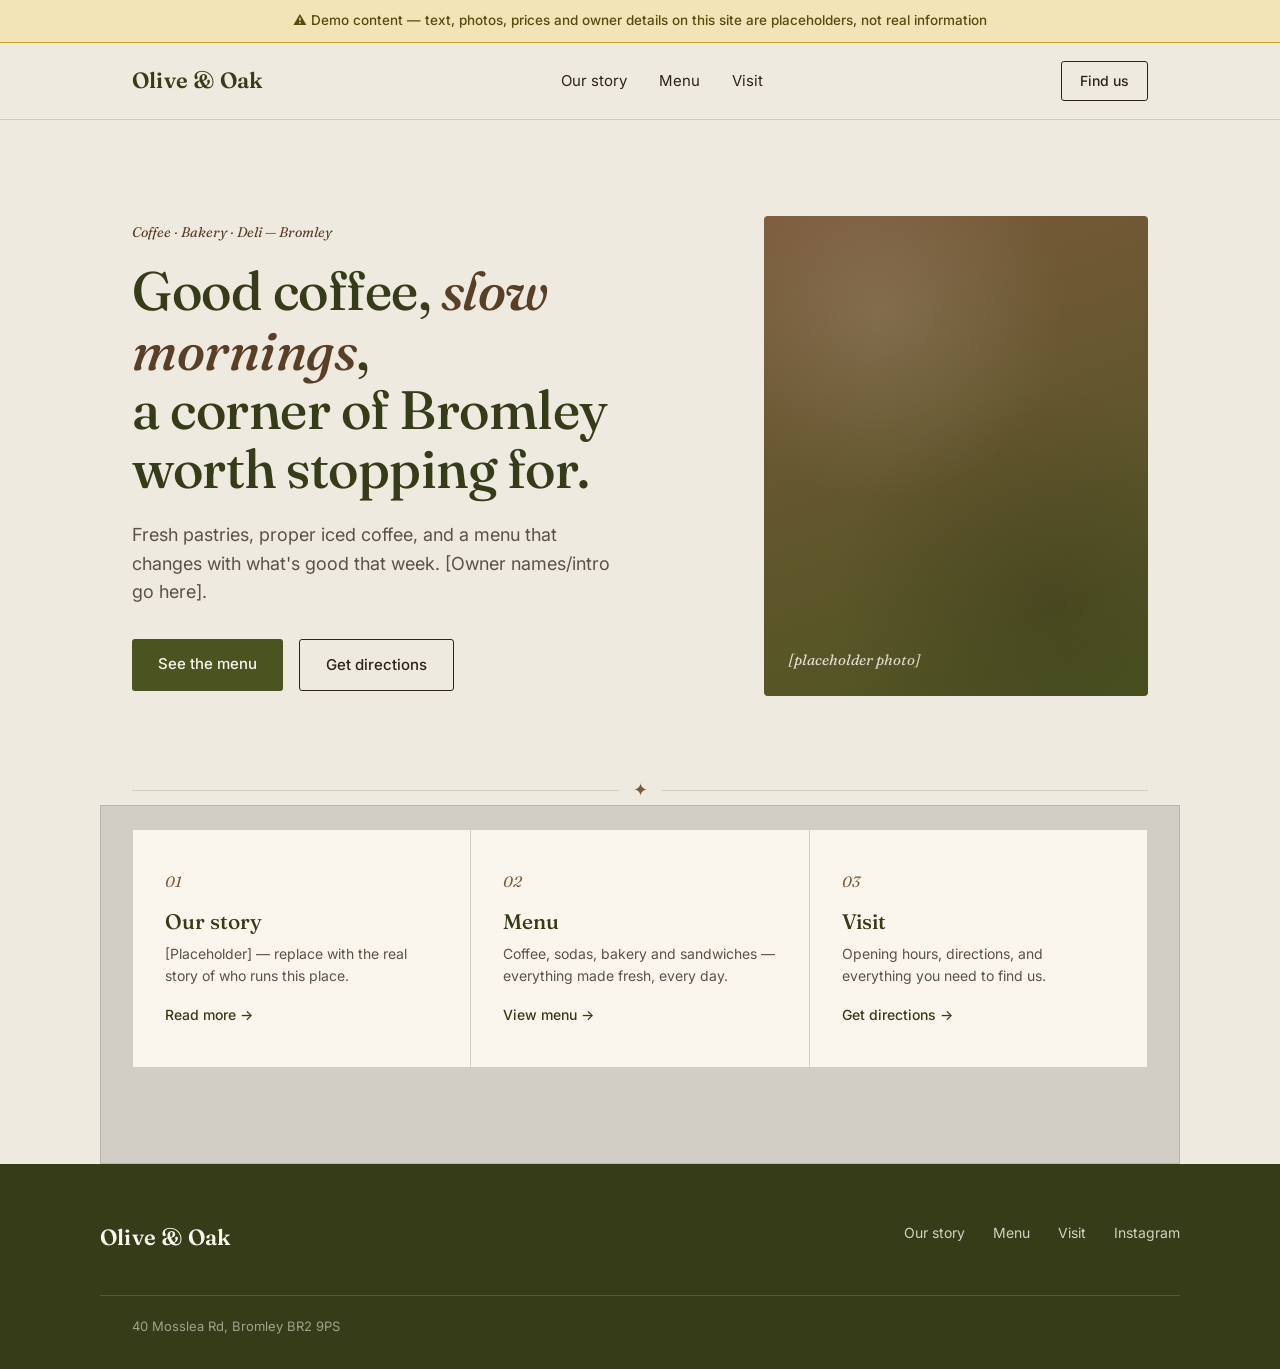
<file: index.html>
<!DOCTYPE html>
<html lang="en">
<head>
<meta charset="UTF-8">
<meta name="viewport" content="width=device-width, initial-scale=1.0">
<title>Olive & Oak — Coffee, Bakery & Deli in Bromley</title>
<link rel="preconnect" href="https://fonts.googleapis.com">
<link rel="preconnect" href="https://fonts.gstatic.com" crossorigin>
<link href="https://fonts.googleapis.com/css2?family=Fraunces:ital,opsz,wght@0,9..144,400;0,9..144,500;0,9..144,600;1,9..144,500&family=Inter:wght@400;500;600&display=swap" rel="stylesheet">
<link rel="stylesheet" href="styles.css">
</head>
<body>

<div class="placeholder-banner">⚠ Demo content — text, photos, prices and owner details on this site are placeholders, not real information</div>

<header>
  <nav>
    <a href="index.html" class="brand">Olive &amp; Oak</a>
    <ul class="navlinks" id="navlinks">
      <li><a href="story.html">Our story</a></li>
      <li><a href="menu.html">Menu</a></li>
      <li><a href="visit.html">Visit</a></li>
    </ul>
    <button class="nav-toggle" id="navToggle" aria-label="Toggle menu" aria-expanded="false">Menu ▾</button>
    <a href="visit.html" class="btn btn-ghost" style="padding:8px 18px; font-size:14px;">Find us</a>
  </nav>
</header>

<section class="hero">
  <div>
    <div class="hero-eyebrow">Coffee · Bakery · Deli — Bromley</div>
    <h1>Good coffee, <em>slow mornings</em>,<br>a corner of Bromley worth stopping for.</h1>
    <p class="lead">Fresh pastries, proper iced coffee, and a menu that changes with what's good that week. [Owner names/intro go here].</p>
    <div class="hero-actions">
      <a href="menu.html" class="btn btn-primary">See the menu</a>
      <a href="visit.html" class="btn btn-ghost">Get directions</a>
    </div>
  </div>
  <div class="hero-art">
    <span class="leaf-mark">[placeholder photo]</span>
  </div>
</section>

<div class="divider">
  <div class="line"></div>
  <span class="mark">✦</span>
  <div class="line"></div>
</div>

<div class="teaser-grid">
  <a class="teaser-card" href="story.html">
    <span class="mark">01</span>
    <h3>Our story</h3>
    <p>[Placeholder] — replace with the real story of who runs this place.</p>
    <span class="go">Read more →</span>
  </a>
  <a class="teaser-card" href="menu.html">
    <span class="mark">02</span>
    <h3>Menu</h3>
    <p>Coffee, sodas, bakery and sandwiches — everything made fresh, every day.</p>
    <span class="go">View menu →</span>
  </a>
  <a class="teaser-card" href="visit.html">
    <span class="mark">03</span>
    <h3>Visit</h3>
    <p>Opening hours, directions, and everything you need to find us.</p>
    <span class="go">Get directions →</span>
  </a>
</div>

<footer>
  <div class="footer-inner">
    <a href="index.html" class="brand">Olive &amp; Oak</a>
    <ul class="foot-links">
      <li><a href="story.html">Our story</a></li>
      <li><a href="menu.html">Menu</a></li>
      <li><a href="visit.html">Visit</a></li>
      <li><a href="#">Instagram</a></li>
    </ul>
  </div>
  <div class="foot-bottom wrap">40 Mosslea Rd, Bromley BR2 9PS</div>
</footer>

<script src="nav.js"></script>
</body>
</html>
</file>
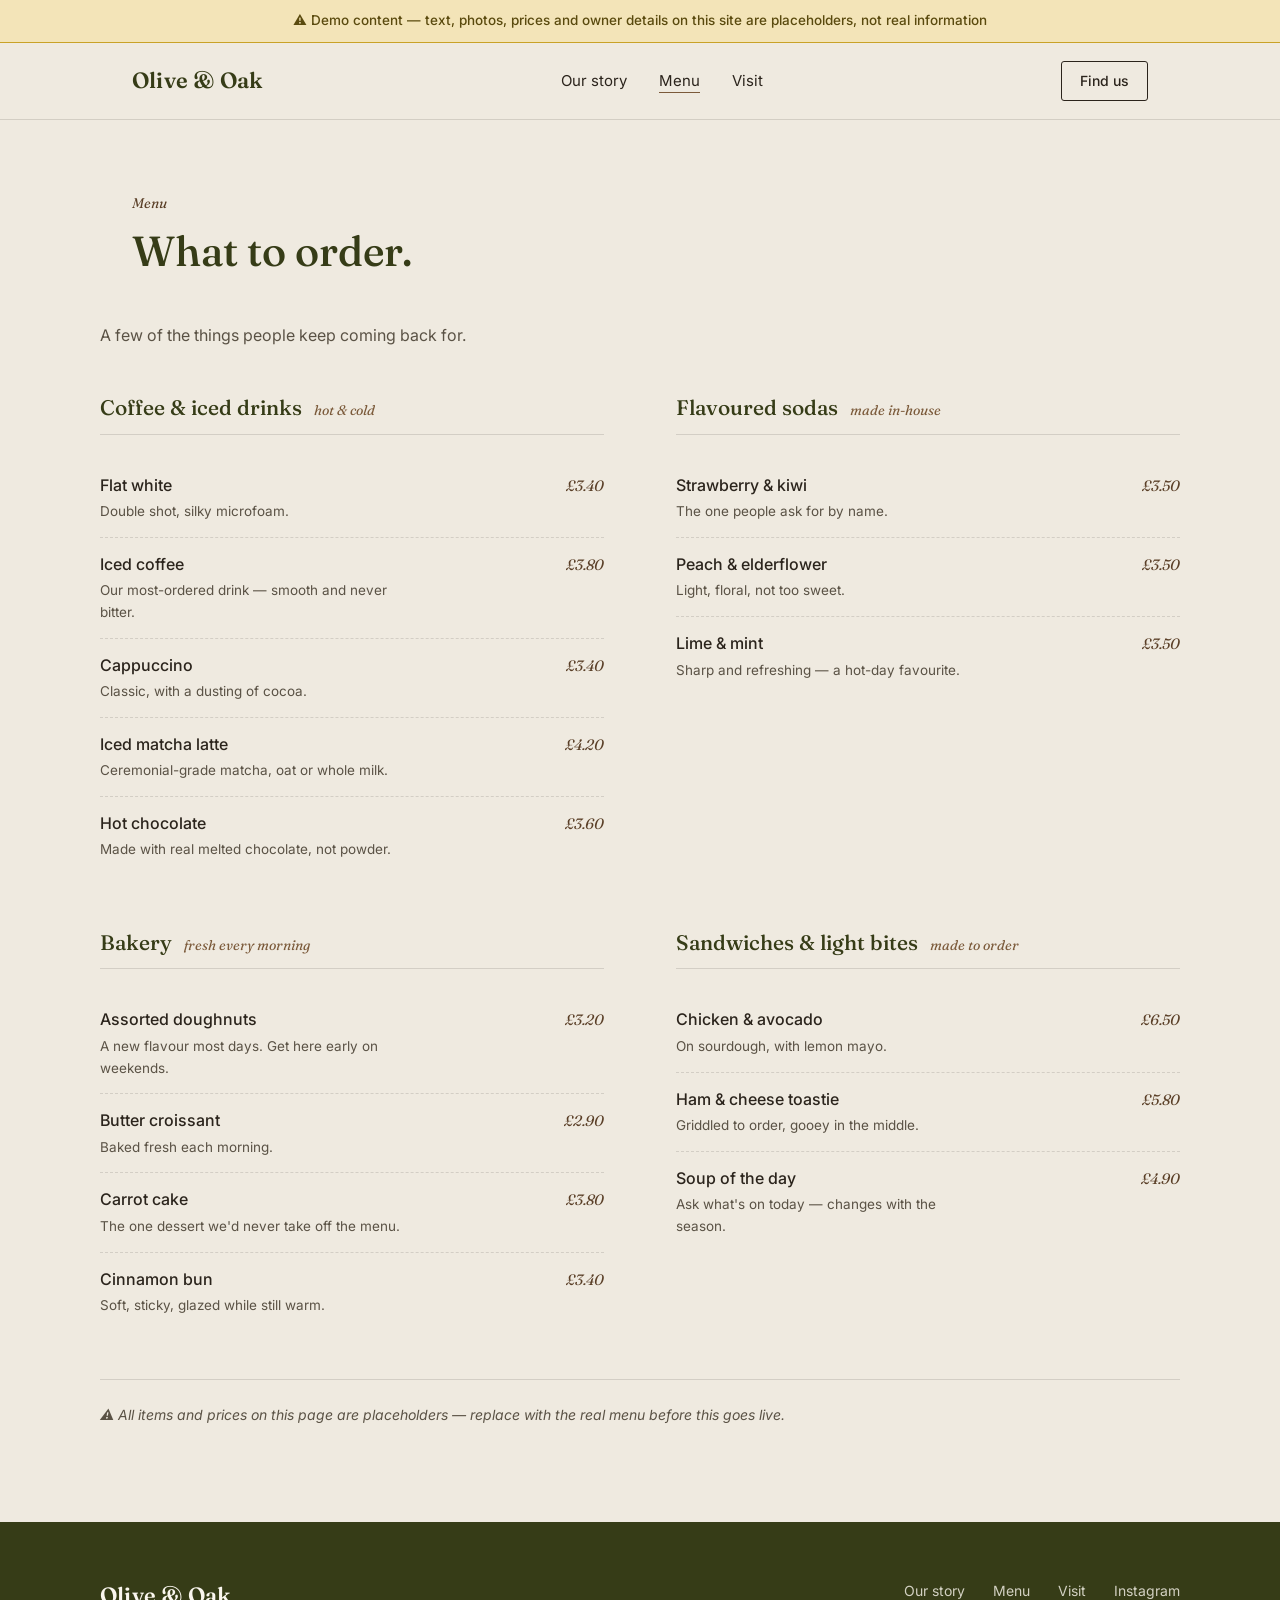
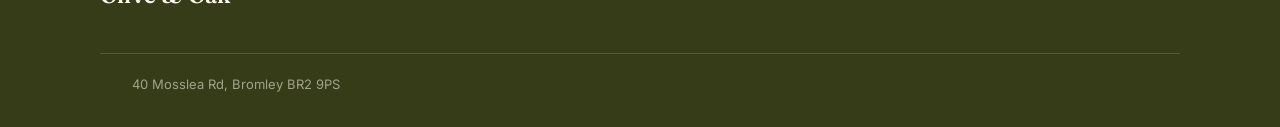
<file: menu.html>
<!DOCTYPE html>
<html lang="en">
<head>
<meta charset="UTF-8">
<meta name="viewport" content="width=device-width, initial-scale=1.0">
<title>Menu — Olive & Oak</title>
<link rel="preconnect" href="https://fonts.googleapis.com">
<link rel="preconnect" href="https://fonts.gstatic.com" crossorigin>
<link href="https://fonts.googleapis.com/css2?family=Fraunces:ital,opsz,wght@0,9..144,400;0,9..144,500;0,9..144,600;1,9..144,500&family=Inter:wght@400;500;600&display=swap" rel="stylesheet">
<link rel="stylesheet" href="styles.css">
</head>
<body>

<div class="placeholder-banner">⚠ Demo content — text, photos, prices and owner details on this site are placeholders, not real information</div>

<header>
  <nav>
    <a href="index.html" class="brand">Olive &amp; Oak</a>
    <ul class="navlinks" id="navlinks">
      <li><a href="story.html">Our story</a></li>
      <li><a href="menu.html" class="active">Menu</a></li>
      <li><a href="visit.html">Visit</a></li>
    </ul>
    <button class="nav-toggle" id="navToggle" aria-label="Toggle menu" aria-expanded="false">Menu ▾</button>
    <a href="visit.html" class="btn btn-ghost" style="padding:8px 18px; font-size:14px;">Find us</a>
  </nav>
</header>

<div class="page-header">
  <div class="hero-eyebrow">Menu</div>
  <h1>What to order.</h1>
</div>

<section class="menu-section">
  <div class="menu-inner">
    <div class="menu-head">
      <p>A few of the things people keep coming back for.</p>
    </div>
    <div class="menu-grid">
      <div>
        <div class="menu-cat-head">
          <h3>Coffee &amp; iced drinks</h3>
          <span>hot &amp; cold</span>
        </div>
        <div class="menu-line">
          <div>
            <div class="menu-line-name">Flat white</div>
            <div class="menu-line-desc">Double shot, silky microfoam.</div>
          </div>
          <div class="menu-line-price">£3.40</div>
        </div>
        <div class="menu-line">
          <div>
            <div class="menu-line-name">Iced coffee</div>
            <div class="menu-line-desc">Our most-ordered drink — smooth and never bitter.</div>
          </div>
          <div class="menu-line-price">£3.80</div>
        </div>
        <div class="menu-line">
          <div>
            <div class="menu-line-name">Cappuccino</div>
            <div class="menu-line-desc">Classic, with a dusting of cocoa.</div>
          </div>
          <div class="menu-line-price">£3.40</div>
        </div>
        <div class="menu-line">
          <div>
            <div class="menu-line-name">Iced matcha latte</div>
            <div class="menu-line-desc">Ceremonial-grade matcha, oat or whole milk.</div>
          </div>
          <div class="menu-line-price">£4.20</div>
        </div>
        <div class="menu-line">
          <div>
            <div class="menu-line-name">Hot chocolate</div>
            <div class="menu-line-desc">Made with real melted chocolate, not powder.</div>
          </div>
          <div class="menu-line-price">£3.60</div>
        </div>
      </div>

      <div>
        <div class="menu-cat-head">
          <h3>Flavoured sodas</h3>
          <span>made in-house</span>
        </div>
        <div class="menu-line">
          <div>
            <div class="menu-line-name">Strawberry &amp; kiwi</div>
            <div class="menu-line-desc">The one people ask for by name.</div>
          </div>
          <div class="menu-line-price">£3.50</div>
        </div>
        <div class="menu-line">
          <div>
            <div class="menu-line-name">Peach &amp; elderflower</div>
            <div class="menu-line-desc">Light, floral, not too sweet.</div>
          </div>
          <div class="menu-line-price">£3.50</div>
        </div>
        <div class="menu-line">
          <div>
            <div class="menu-line-name">Lime &amp; mint</div>
            <div class="menu-line-desc">Sharp and refreshing — a hot-day favourite.</div>
          </div>
          <div class="menu-line-price">£3.50</div>
        </div>
      </div>

      <div>
        <div class="menu-cat-head">
          <h3>Bakery</h3>
          <span>fresh every morning</span>
        </div>
        <div class="menu-line">
          <div>
            <div class="menu-line-name">Assorted doughnuts</div>
            <div class="menu-line-desc">A new flavour most days. Get here early on weekends.</div>
          </div>
          <div class="menu-line-price">£3.20</div>
        </div>
        <div class="menu-line">
          <div>
            <div class="menu-line-name">Butter croissant</div>
            <div class="menu-line-desc">Baked fresh each morning.</div>
          </div>
          <div class="menu-line-price">£2.90</div>
        </div>
        <div class="menu-line">
          <div>
            <div class="menu-line-name">Carrot cake</div>
            <div class="menu-line-desc">The one dessert we'd never take off the menu.</div>
          </div>
          <div class="menu-line-price">£3.80</div>
        </div>
        <div class="menu-line">
          <div>
            <div class="menu-line-name">Cinnamon bun</div>
            <div class="menu-line-desc">Soft, sticky, glazed while still warm.</div>
          </div>
          <div class="menu-line-price">£3.40</div>
        </div>
      </div>

      <div>
        <div class="menu-cat-head">
          <h3>Sandwiches &amp; light bites</h3>
          <span>made to order</span>
        </div>
        <div class="menu-line">
          <div>
            <div class="menu-line-name">Chicken &amp; avocado</div>
            <div class="menu-line-desc">On sourdough, with lemon mayo.</div>
          </div>
          <div class="menu-line-price">£6.50</div>
        </div>
        <div class="menu-line">
          <div>
            <div class="menu-line-name">Ham &amp; cheese toastie</div>
            <div class="menu-line-desc">Griddled to order, gooey in the middle.</div>
          </div>
          <div class="menu-line-price">£5.80</div>
        </div>
        <div class="menu-line">
          <div>
            <div class="menu-line-name">Soup of the day</div>
            <div class="menu-line-desc">Ask what's on today — changes with the season.</div>
          </div>
          <div class="menu-line-price">£4.90</div>
        </div>
      </div>
    </div>
    <p class="menu-note">⚠ All items and prices on this page are placeholders — replace with the real menu before this goes live.</p>
  </div>
</section>

<footer>
  <div class="footer-inner">
    <a href="index.html" class="brand">Olive &amp; Oak</a>
    <ul class="foot-links">
      <li><a href="story.html">Our story</a></li>
      <li><a href="menu.html">Menu</a></li>
      <li><a href="visit.html">Visit</a></li>
      <li><a href="#">Instagram</a></li>
    </ul>
  </div>
  <div class="foot-bottom wrap">40 Mosslea Rd, Bromley BR2 9PS</div>
</footer>

<script src="nav.js"></script>
</body>
</html>
</file>
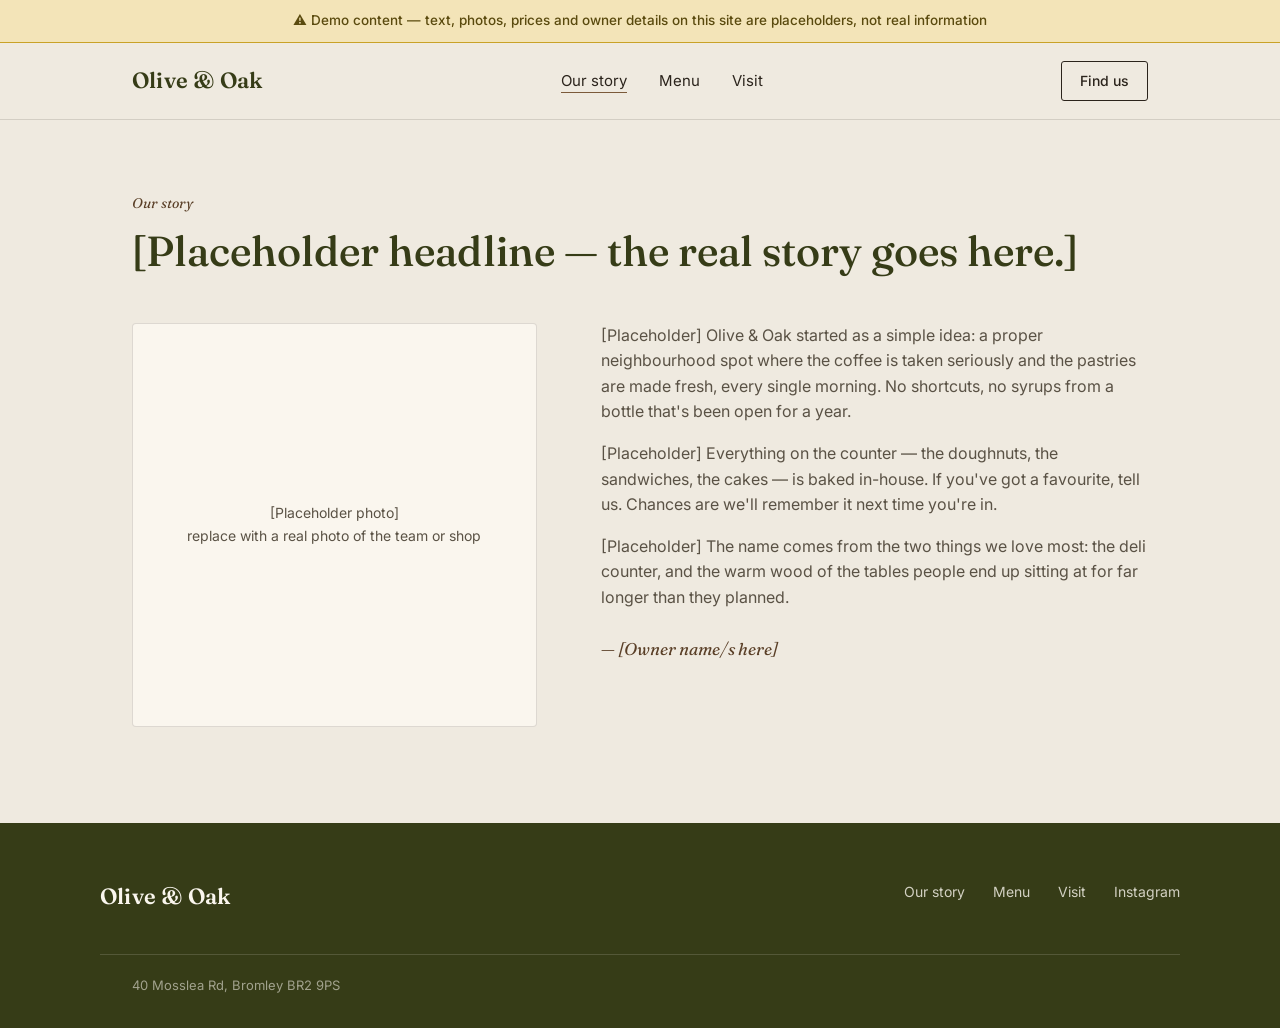
<file: story.html>
<!DOCTYPE html>
<html lang="en">
<head>
<meta charset="UTF-8">
<meta name="viewport" content="width=device-width, initial-scale=1.0">
<title>Our story — Olive & Oak</title>
<link rel="preconnect" href="https://fonts.googleapis.com">
<link rel="preconnect" href="https://fonts.gstatic.com" crossorigin>
<link href="https://fonts.googleapis.com/css2?family=Fraunces:ital,opsz,wght@0,9..144,400;0,9..144,500;0,9..144,600;1,9..144,500&family=Inter:wght@400;500;600&display=swap" rel="stylesheet">
<link rel="stylesheet" href="styles.css">
</head>
<body>

<div class="placeholder-banner">⚠ Demo content — text, photos, prices and owner details on this site are placeholders, not real information</div>

<header>
  <nav>
    <a href="index.html" class="brand">Olive &amp; Oak</a>
    <ul class="navlinks" id="navlinks">
      <li><a href="story.html" class="active">Our story</a></li>
      <li><a href="menu.html">Menu</a></li>
      <li><a href="visit.html">Visit</a></li>
    </ul>
    <button class="nav-toggle" id="navToggle" aria-label="Toggle menu" aria-expanded="false">Menu ▾</button>
    <a href="visit.html" class="btn btn-ghost" style="padding:8px 18px; font-size:14px;">Find us</a>
  </nav>
</header>

<div class="page-header">
  <div class="hero-eyebrow">Our story</div>
  <h1>[Placeholder headline — the real story goes here.]</h1>
</div>

<section class="story">
  <div class="story-image">
    [Placeholder photo]<br>replace with a real photo of the team or shop
  </div>
  <div>
    <p>[Placeholder] Olive &amp; Oak started as a simple idea: a proper neighbourhood spot where the coffee is taken seriously and the pastries are made fresh, every single morning. No shortcuts, no syrups from a bottle that's been open for a year.</p>
    <p>[Placeholder] Everything on the counter — the doughnuts, the sandwiches, the cakes — is baked in-house. If you've got a favourite, tell us. Chances are we'll remember it next time you're in.</p>
    <p>[Placeholder] The name comes from the two things we love most: the deli counter, and the warm wood of the tables people end up sitting at for far longer than they planned.</p>
    <p class="sign">— [Owner name/s here]</p>
  </div>
</section>

<footer>
  <div class="footer-inner">
    <a href="index.html" class="brand">Olive &amp; Oak</a>
    <ul class="foot-links">
      <li><a href="story.html">Our story</a></li>
      <li><a href="menu.html">Menu</a></li>
      <li><a href="visit.html">Visit</a></li>
      <li><a href="#">Instagram</a></li>
    </ul>
  </div>
  <div class="foot-bottom wrap">40 Mosslea Rd, Bromley BR2 9PS</div>
</footer>

<script src="nav.js"></script>
</body>
</html>
</file>
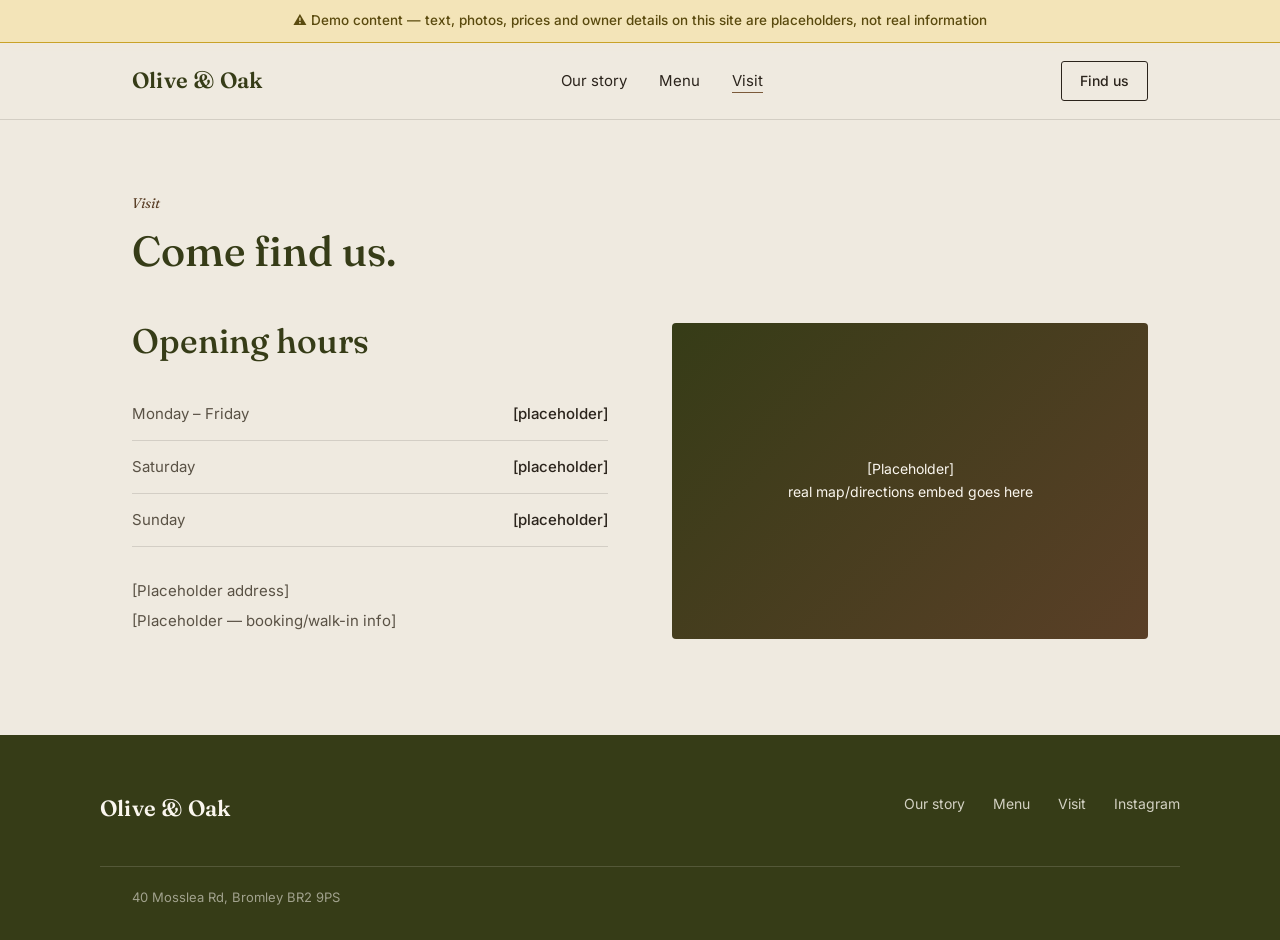
<file: visit.html>
<!DOCTYPE html>
<html lang="en">
<head>
<meta charset="UTF-8">
<meta name="viewport" content="width=device-width, initial-scale=1.0">
<title>Visit — Olive & Oak</title>
<link rel="preconnect" href="https://fonts.googleapis.com">
<link rel="preconnect" href="https://fonts.gstatic.com" crossorigin>
<link href="https://fonts.googleapis.com/css2?family=Fraunces:ital,opsz,wght@0,9..144,400;0,9..144,500;0,9..144,600;1,9..144,500&family=Inter:wght@400;500;600&display=swap" rel="stylesheet">
<link rel="stylesheet" href="styles.css">
</head>
<body>

<div class="placeholder-banner">⚠ Demo content — text, photos, prices and owner details on this site are placeholders, not real information</div>

<header>
  <nav>
    <a href="index.html" class="brand">Olive &amp; Oak</a>
    <ul class="navlinks" id="navlinks">
      <li><a href="story.html">Our story</a></li>
      <li><a href="menu.html">Menu</a></li>
      <li><a href="visit.html" class="active">Visit</a></li>
    </ul>
    <button class="nav-toggle" id="navToggle" aria-label="Toggle menu" aria-expanded="false">Menu ▾</button>
    <a href="visit.html" class="btn btn-ghost" style="padding:8px 18px; font-size:14px;">Find us</a>
  </nav>
</header>

<div class="page-header">
  <div class="hero-eyebrow">Visit</div>
  <h1>Come find us.</h1>
</div>

<section class="visit">
  <div>
    <h2>Opening hours</h2>
    <div class="visit-row"><span>Monday – Friday</span><span>[placeholder]</span></div>
    <div class="visit-row"><span>Saturday</span><span>[placeholder]</span></div>
    <div class="visit-row"><span>Sunday</span><span>[placeholder]</span></div>
    <div class="visit-details">
      <p>[Placeholder address]</p>
      <p>[Placeholder — booking/walk-in info]</p>
    </div>
  </div>
  <div class="map-block">
    [Placeholder]<br>real map/directions embed goes here
  </div>
</section>

<footer>
  <div class="footer-inner">
    <a href="index.html" class="brand">Olive &amp; Oak</a>
    <ul class="foot-links">
      <li><a href="story.html">Our story</a></li>
      <li><a href="menu.html">Menu</a></li>
      <li><a href="visit.html">Visit</a></li>
      <li><a href="#">Instagram</a></li>
    </ul>
  </div>
  <div class="foot-bottom wrap">40 Mosslea Rd, Bromley BR2 9PS</div>
</footer>

<script src="nav.js"></script>
</body>
</html>
</file>
<file: styles.css>
:root {
  --stone: #EFEAE0;
  --cream: #FAF6EE;
  --olive: #4B5320;
  --olive-deep: #363C17;
  --oak: #7B5A3A;
  --oak-deep: #5A3F27;
  --ink: #2B241C;
  --ink-soft: #5A5245;
  --line: rgba(43,36,28,0.14);
}
* { box-sizing: border-box; margin: 0; padding: 0; }
body {
  background: var(--stone);
  color: var(--ink);
  font-family: 'Inter', sans-serif;
  line-height: 1.6;
}
h1, h2, h3, .display {
  font-family: 'Fraunces', serif;
  font-weight: 500;
  line-height: 1.1;
  color: var(--olive-deep);
}
a { color: inherit; }
.wrap { max-width: 1080px; margin: 0 auto; padding: 0 32px; }

.placeholder-banner {
  background: #F3E4B8;
  border-bottom: 1px solid #C9A227;
  color: #5A4A0E;
  text-align: center;
  font-size: 13.5px;
  padding: 10px 16px;
  font-weight: 500;
}

/* NAV */
header {
  position: sticky; top: 0; z-index: 10;
  background: rgba(239,234,224,0.92);
  backdrop-filter: blur(6px);
  border-bottom: 1px solid var(--line);
}
nav {
  display: flex; align-items: center; justify-content: space-between;
  padding: 18px 32px;
  max-width: 1080px; margin: 0 auto;
}
.brand {
  font-family: 'Fraunces', serif;
  font-size: 22px;
  font-weight: 600;
  color: var(--olive-deep);
  letter-spacing: 0.2px;
  text-decoration: none;
}
.navlinks { display: flex; gap: 32px; list-style: none; }
.navlinks a {
  text-decoration: none;
  font-size: 15px;
  color: var(--ink);
  border-bottom: 1px solid transparent;
  padding-bottom: 2px;
  transition: border-color 0.2s;
}
.navlinks a:hover, .navlinks a.active { border-color: var(--oak); }
.nav-toggle {
  display: none;
  background: none;
  border: 1px solid var(--ink);
  border-radius: 3px;
  padding: 8px 12px;
  font-size: 14px;
  font-family: 'Inter', sans-serif;
  color: var(--ink);
  cursor: pointer;
}
.navlinks.open {
  display: flex;
  flex-direction: column;
  gap: 0;
  position: absolute;
  top: 100%; left: 0; right: 0;
  background: var(--stone);
  border-bottom: 1px solid var(--line);
  padding: 8px 32px 16px;
}
.navlinks.open a { padding: 12px 0; border-bottom: 1px solid var(--line); }

/* HERO */
.hero {
  padding: 96px 32px 80px;
  max-width: 1080px; margin: 0 auto;
  display: grid;
  grid-template-columns: 1.2fr 0.8fr;
  gap: 56px;
  align-items: center;
}
.hero-eyebrow {
  font-size: 14px;
  color: var(--oak-deep);
  margin-bottom: 18px;
  font-style: italic;
  font-family: 'Fraunces', serif;
}
.hero h1 { font-size: 54px; letter-spacing: -0.5px; }
.hero h1 em { font-style: italic; color: var(--oak-deep); }
.hero p.lead { margin-top: 22px; font-size: 18px; color: var(--ink-soft); max-width: 44ch; }
.hero-actions { margin-top: 32px; display: flex; gap: 16px; flex-wrap: wrap; }
.btn {
  display: inline-block;
  padding: 13px 26px;
  border-radius: 3px;
  font-size: 15px;
  font-weight: 500;
  text-decoration: none;
  transition: transform 0.15s ease, box-shadow 0.15s ease;
}
.btn-primary { background: var(--olive); color: var(--cream); }
.btn-primary:hover { transform: translateY(-1px); box-shadow: 0 4px 14px rgba(75,83,32,0.3); }
.btn-ghost { border: 1px solid var(--ink); color: var(--ink); }
.btn-ghost:hover { background: var(--ink); color: var(--cream); }

.hero-art {
  aspect-ratio: 4/5;
  background: linear-gradient(160deg, var(--oak) 0%, var(--olive) 100%);
  border-radius: 4px;
  position: relative;
  overflow: hidden;
}
.hero-art::after {
  content: "";
  position: absolute; inset: 0;
  background-image: radial-gradient(circle at 30% 20%, rgba(255,255,255,0.12), transparent 40%),
                     radial-gradient(circle at 75% 80%, rgba(0,0,0,0.15), transparent 45%);
}
.hero-art .leaf-mark {
  position: absolute; bottom: 24px; left: 24px;
  color: rgba(250,246,238,0.85);
  font-family: 'Fraunces', serif;
  font-style: italic;
  font-size: 15px;
}

/* DIVIDER */
.divider { display: flex; align-items: center; gap: 14px; max-width: 1080px; margin: 0 auto; padding: 0 32px; }
.divider .line { flex: 1; height: 1px; background: var(--line); }
.divider .mark { color: var(--oak); font-size: 18px; }

/* PAGE HEADER (for sub-pages) */
.page-header { padding: 72px 32px 24px; max-width: 1080px; margin: 0 auto; }
.page-header .hero-eyebrow { margin-bottom: 14px; }
.page-header h1 { font-size: 42px; }

/* TEASER CARDS (homepage) */
.teaser-grid {
  padding: 24px 32px 96px;
  max-width: 1080px; margin: 0 auto;
  display: grid;
  grid-template-columns: repeat(3, 1fr);
  gap: 1px;
  background: var(--line);
  border: 1px solid var(--line);
}
.teaser-card {
  background: var(--cream);
  padding: 40px 32px;
  text-decoration: none;
  display: block;
  transition: background 0.15s ease;
}
.teaser-card:hover { background: var(--stone); }
.teaser-card .mark { color: var(--oak); font-size: 15px; font-family: 'Fraunces', serif; font-style: italic; margin-bottom: 16px; display: block; }
.teaser-card h3 { font-size: 21px; margin-bottom: 10px; }
.teaser-card p { font-size: 14px; color: var(--ink-soft); margin-bottom: 14px; }
.teaser-card .go { font-size: 14px; color: var(--olive-deep); font-weight: 500; }

/* STORY */
.story {
  padding: 24px 32px 96px;
  max-width: 1080px; margin: 0 auto;
  display: grid;
  grid-template-columns: 0.85fr 1.15fr;
  gap: 64px;
  align-items: start;
}
.story-image {
  aspect-ratio: 1/1;
  background: var(--cream);
  border: 1px solid var(--line);
  border-radius: 4px;
  display: flex; align-items: center; justify-content: center;
  color: var(--ink-soft);
  font-size: 14px;
  text-align: center;
  padding: 24px;
}
.story h2 { font-size: 34px; margin-bottom: 20px; }
.story p { color: var(--ink-soft); margin-bottom: 16px; max-width: 56ch; }
.story .sign { margin-top: 24px; font-family: 'Fraunces', serif; font-style: italic; color: var(--oak-deep); font-size: 17px; }

/* MENU */
.menu-section { padding: 24px 32px 96px; }
.menu-inner { max-width: 1080px; margin: 0 auto; }
.menu-head { display: flex; justify-content: space-between; align-items: end; margin-bottom: 48px; gap: 24px; flex-wrap: wrap; }
.menu-head h2 { font-size: 34px; }
.menu-head p { color: var(--ink-soft); max-width: 40ch; }
.menu-grid { display: grid; grid-template-columns: repeat(2, 1fr); gap: 56px 72px; }
.menu-cat-head { display: flex; align-items: baseline; gap: 12px; margin-bottom: 24px; padding-bottom: 12px; border-bottom: 1px solid var(--line); }
.menu-cat-head h3 { font-size: 21px; color: var(--olive-deep); }
.menu-cat-head span { font-family: 'Fraunces', serif; font-style: italic; color: var(--oak); font-size: 14px; }
.menu-line { display: flex; justify-content: space-between; align-items: baseline; gap: 16px; padding: 14px 0; border-bottom: 1px dashed var(--line); }
.menu-line:last-child { border-bottom: none; }
.menu-line-name { font-weight: 500; font-size: 16px; }
.menu-line-desc { font-size: 13.5px; color: var(--ink-soft); margin-top: 3px; max-width: 34ch; }
.menu-line-price { font-family: 'Fraunces', serif; font-style: italic; color: var(--oak-deep); font-size: 15px; white-space: nowrap; }
.menu-note { margin-top: 48px; padding-top: 24px; border-top: 1px solid var(--line); font-size: 14px; color: var(--ink-soft); font-style: italic; }

/* VISIT */
.visit { padding: 24px 32px 96px; max-width: 1080px; margin: 0 auto; display: grid; grid-template-columns: 1fr 1fr; gap: 64px; }
.visit h2 { font-size: 34px; margin-bottom: 28px; }
.visit-row { display: flex; justify-content: space-between; padding: 14px 0; border-bottom: 1px solid var(--line); font-size: 15px; }
.visit-row span:first-child { color: var(--ink-soft); }
.visit-row span:last-child { font-weight: 500; }
.visit-details { margin-top: 32px; }
.visit-details p { color: var(--ink-soft); font-size: 15px; margin-bottom: 6px; }
.map-block {
  background: linear-gradient(135deg, var(--olive-deep), var(--oak-deep));
  border-radius: 4px;
  display: flex; align-items: center; justify-content: center;
  color: var(--cream);
  font-size: 14px;
  text-align: center;
  padding: 24px;
}

/* FOOTER */
footer { background: var(--olive-deep); color: var(--cream); padding: 56px 32px 32px; }
.footer-inner { max-width: 1080px; margin: 0 auto; display: flex; justify-content: space-between; align-items: start; flex-wrap: wrap; gap: 32px; }
footer .brand { color: var(--cream); }
footer .foot-links { display: flex; gap: 28px; list-style: none; }
footer .foot-links a { text-decoration: none; color: rgba(250,246,238,0.8); font-size: 14px; }
footer .foot-links a:hover { color: var(--cream); }
.foot-bottom { max-width: 1080px; margin: 40px auto 0; padding-top: 20px; border-top: 1px solid rgba(250,246,238,0.15); font-size: 13px; color: rgba(250,246,238,0.55); }

@media (max-width: 780px) {
  .hero { grid-template-columns: 1fr; }
  .hero h1 { font-size: 38px; }
  .story { grid-template-columns: 1fr; }
  .menu-grid { grid-template-columns: 1fr; gap: 40px; }
  .visit { grid-template-columns: 1fr; }
  .teaser-grid { grid-template-columns: 1fr; }
  nav { position: relative; }
  .navlinks { display: none; }
  .nav-toggle { display: inline-block; }
}
</file>
